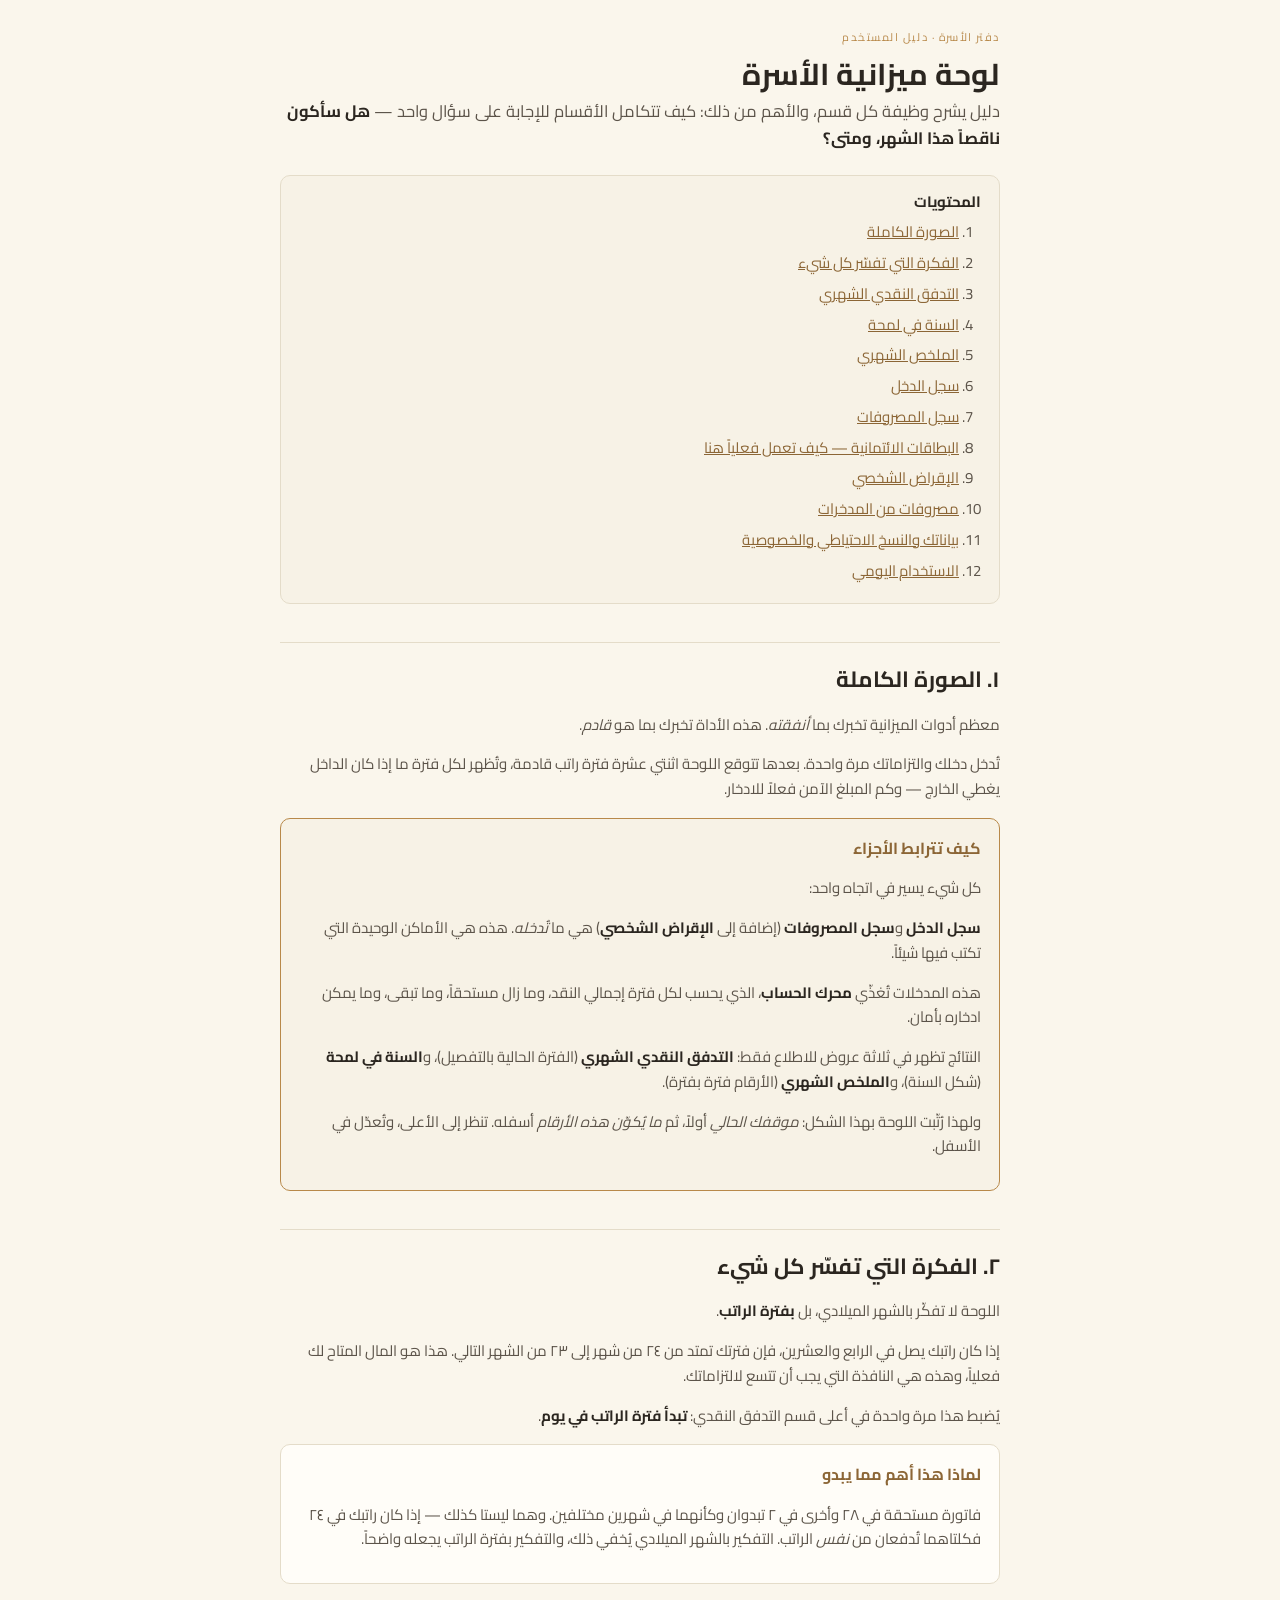
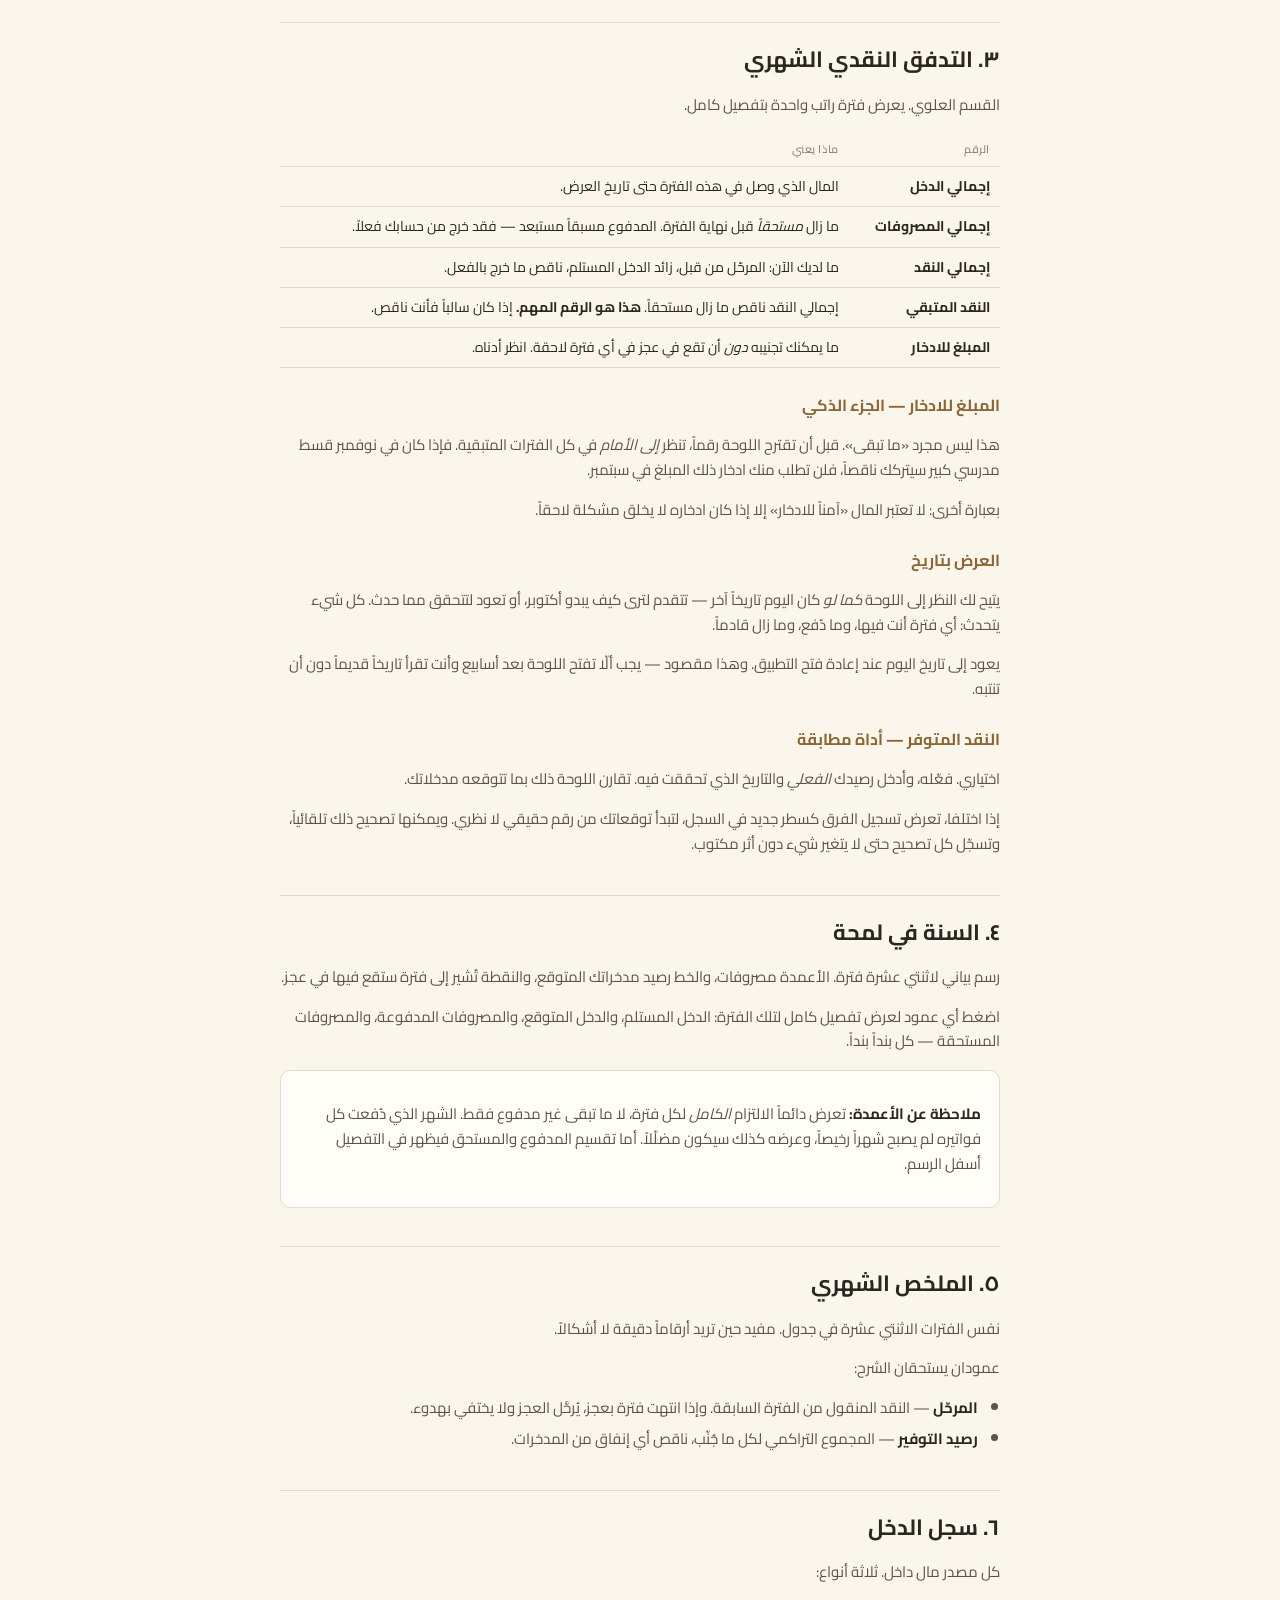
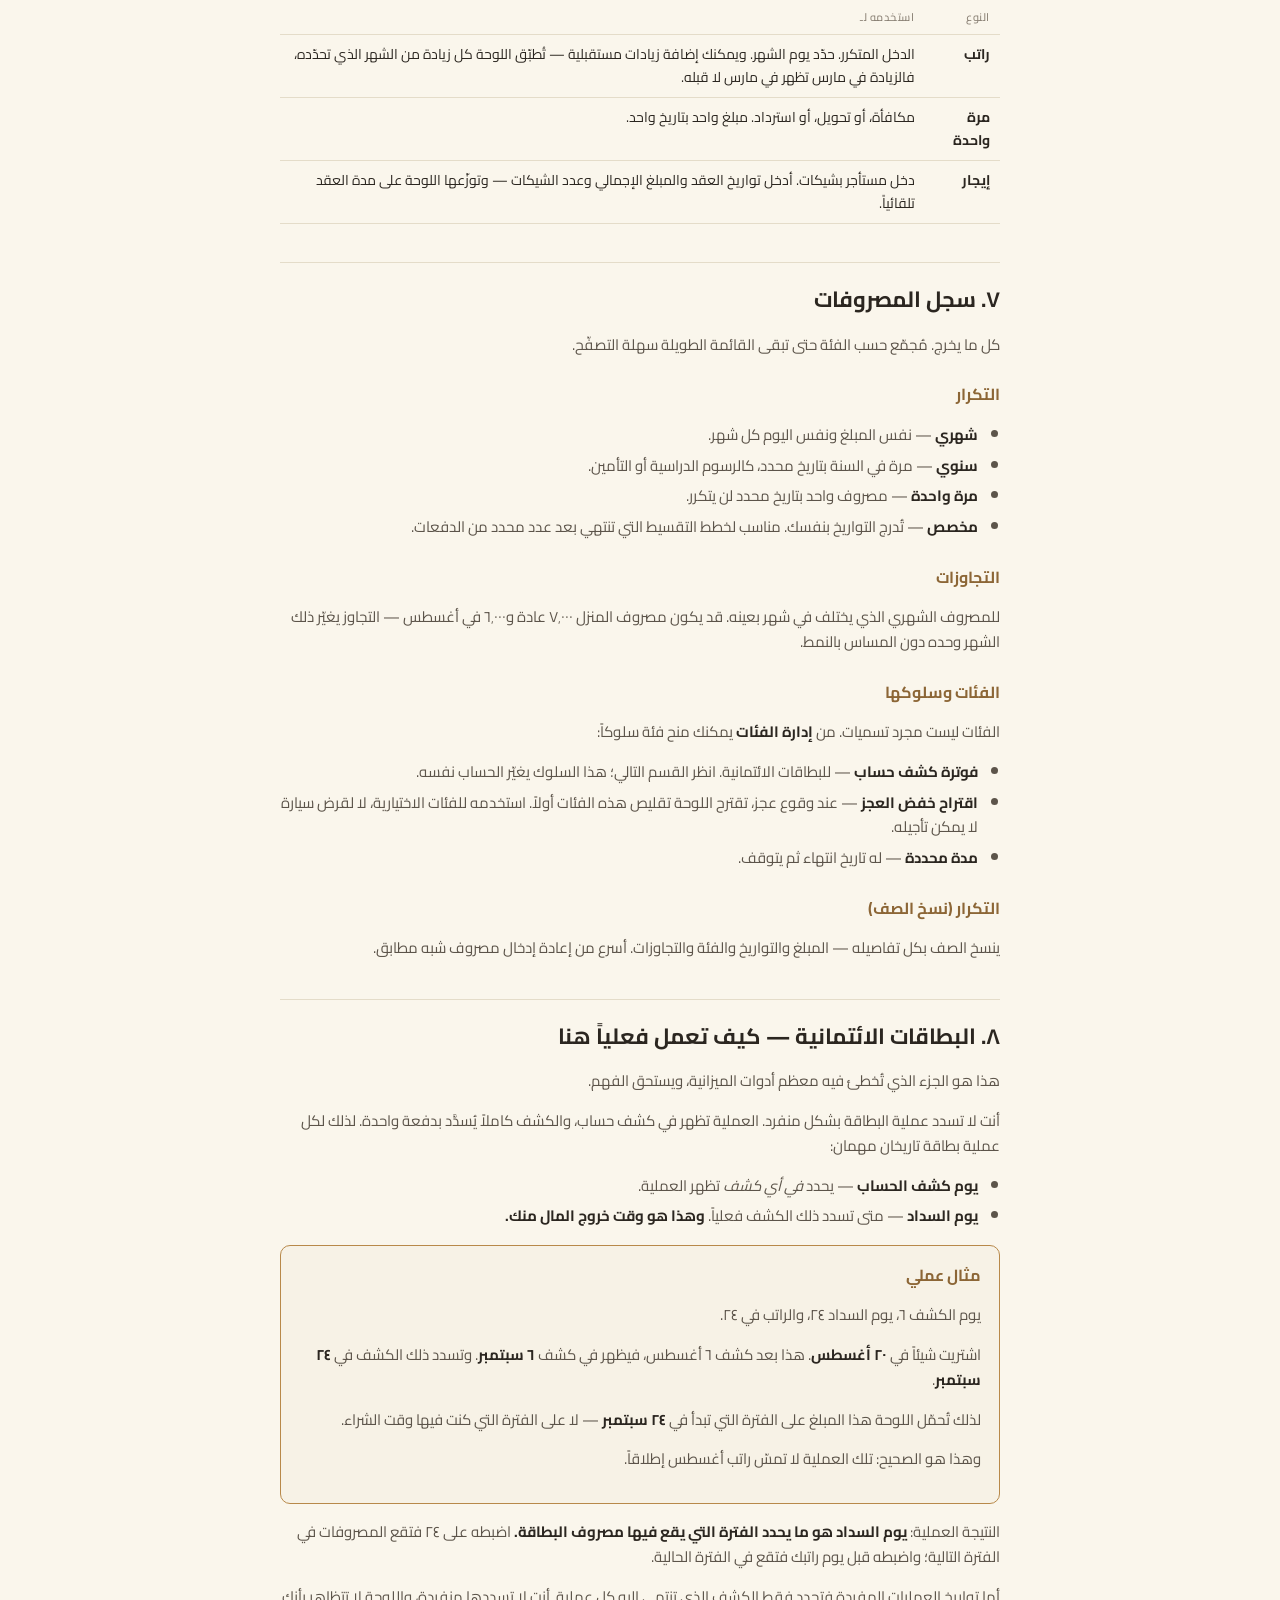
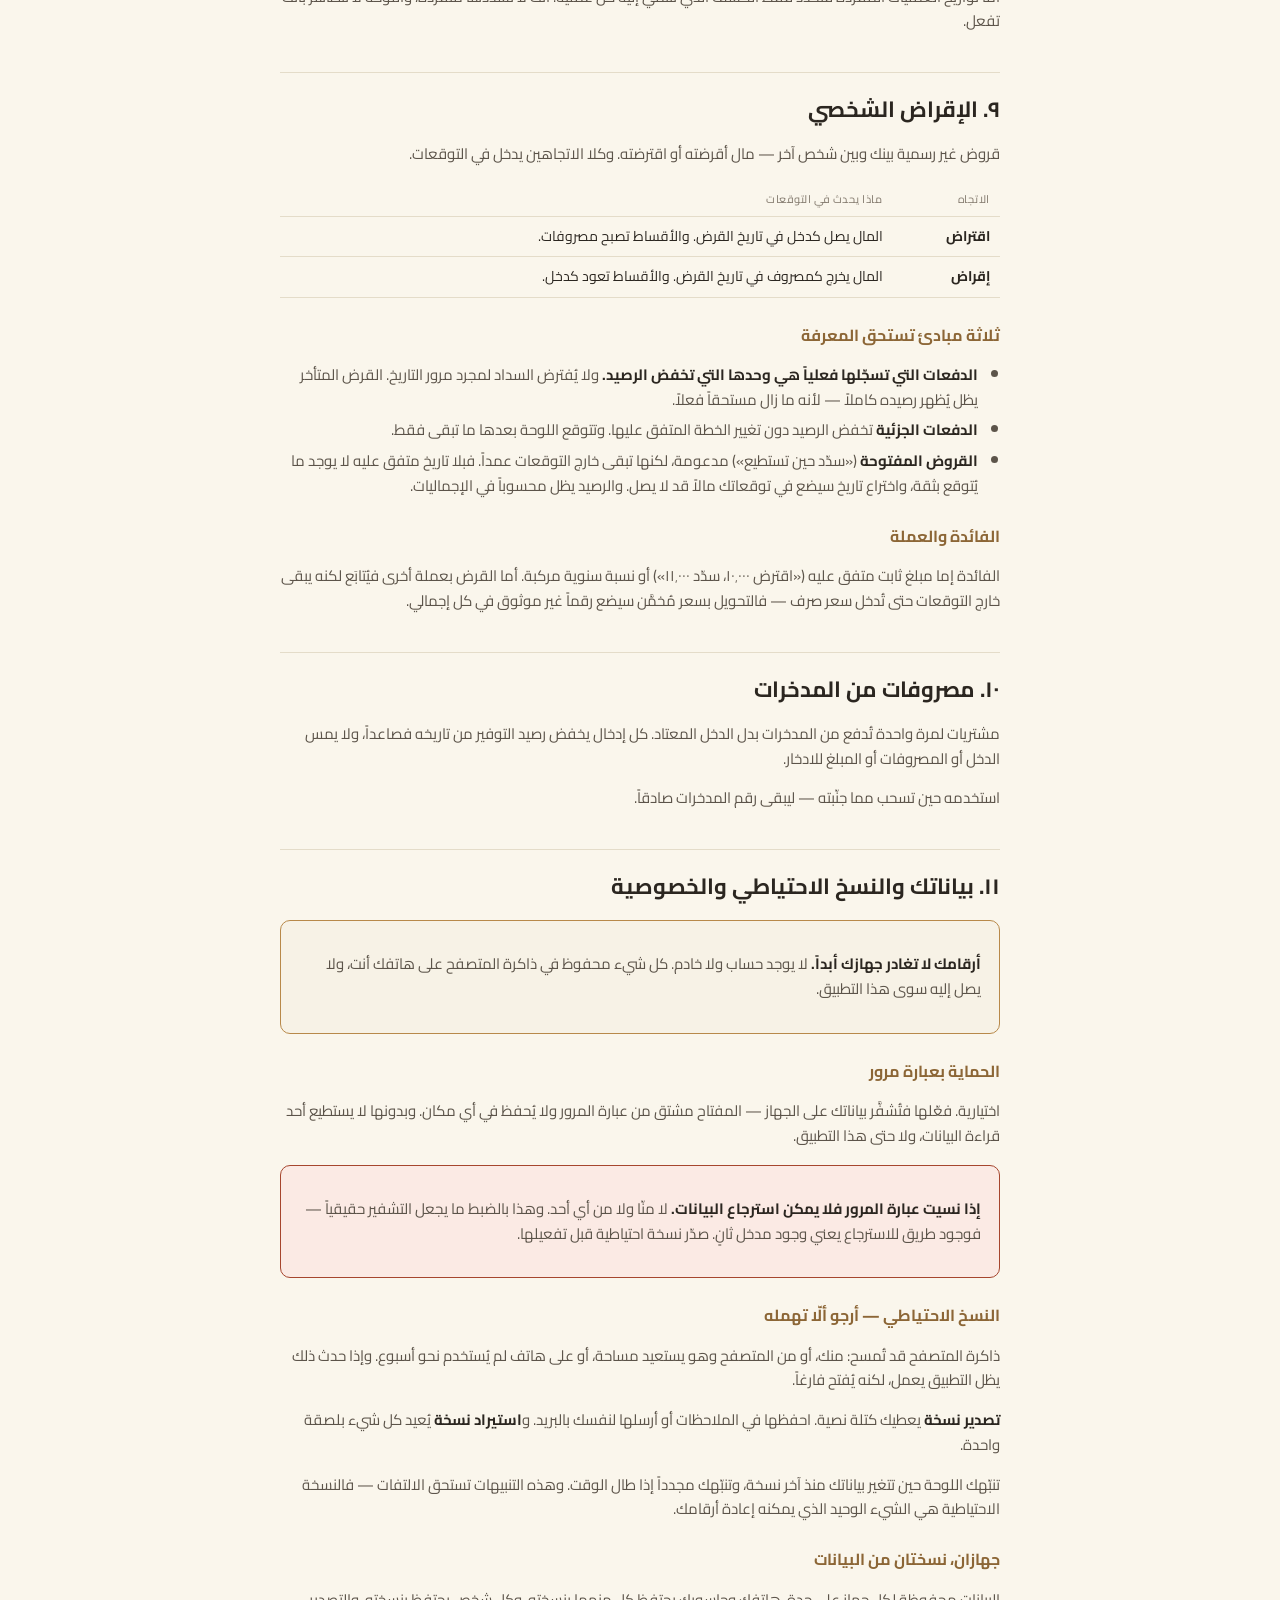
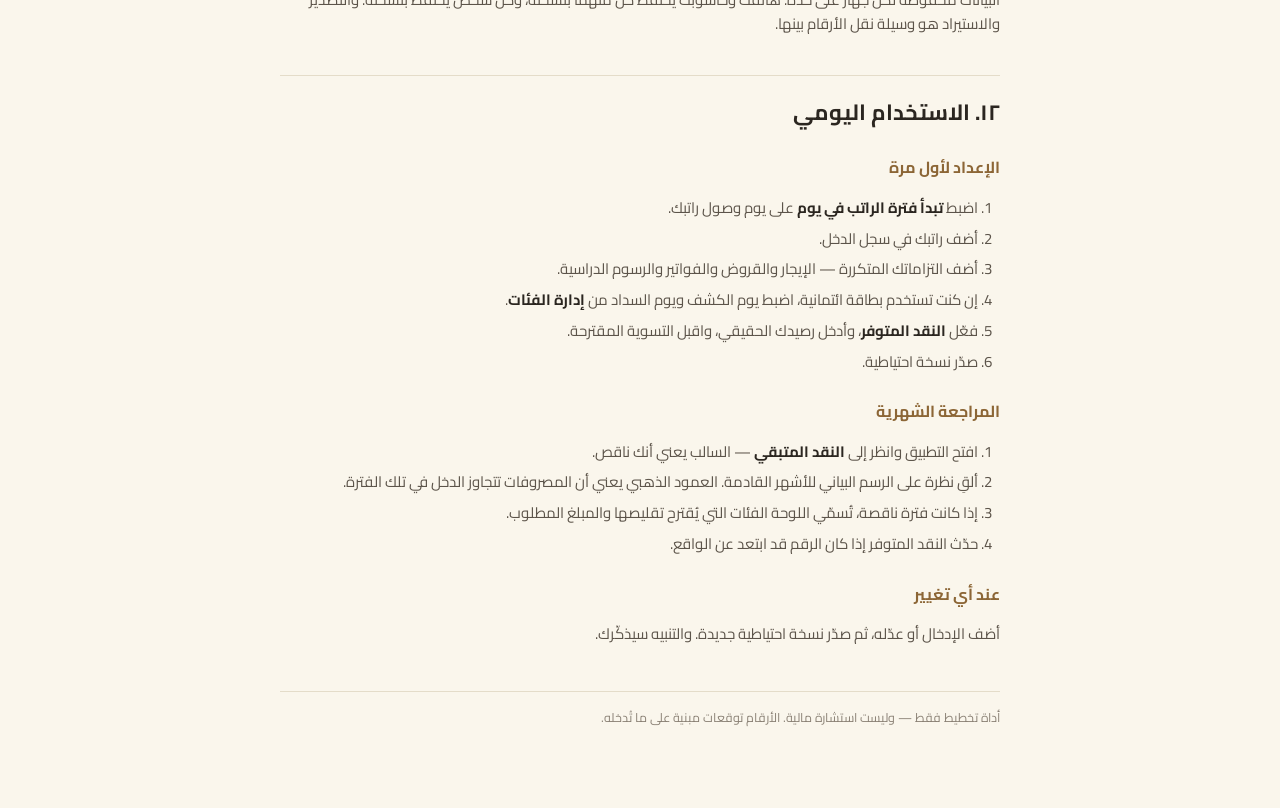
<file: guide-ar.html>
<!DOCTYPE html>
<html lang="ar" dir="rtl">
<head>
<meta charset="UTF-8">
<meta name="viewport" content="width=device-width, initial-scale=1.0">
<title>لوحة ميزانية الأسرة — دليل المستخدم</title>
<link rel="preconnect" href="https://fonts.googleapis.com">
<link rel="preconnect" href="https://fonts.gstatic.com" crossorigin>
<link href="https://fonts.googleapis.com/css2?family=Newsreader:opsz,wght@6..72,400;6..72,600&family=IBM+Plex+Sans:wght@400;500;600&family=IBM+Plex+Mono:wght@400;500&family=Cairo:wght@400;600;700&display=swap" rel="stylesheet">
<link rel="stylesheet" href="style.css">
</head>
<body>
<div class="wrap">

<div class="eyebrow">دفتر الأسرة · دليل المستخدم</div>
<h1>لوحة ميزانية الأسرة</h1>
<p class="lede">دليل يشرح وظيفة كل قسم، والأهم من ذلك: كيف تتكامل الأقسام للإجابة على سؤال واحد — <strong>هل سأكون ناقصاً هذا الشهر، ومتى؟</strong></p>

<div class="toc">
  <strong>المحتويات</strong>
  <ol>
    <li><a href="#big">الصورة الكاملة</a></li>
    <li><a href="#period">الفكرة التي تفسّر كل شيء</a></li>
    <li><a href="#cashflow">التدفق النقدي الشهري</a></li>
    <li><a href="#chart">السنة في لمحة</a></li>
    <li><a href="#summary">الملخص الشهري</a></li>
    <li><a href="#income">سجل الدخل</a></li>
    <li><a href="#expense">سجل المصروفات</a></li>
    <li><a href="#cards">البطاقات الائتمانية — كيف تعمل فعلياً هنا</a></li>
    <li><a href="#p2p">الإقراض الشخصي</a></li>
    <li><a href="#adhoc">مصروفات من المدخرات</a></li>
    <li><a href="#safety">بياناتك والنسخ الاحتياطي والخصوصية</a></li>
    <li><a href="#workflows">الاستخدام اليومي</a></li>
  </ol>
</div>

<h2 id="big">١. الصورة الكاملة</h2>

<p>معظم أدوات الميزانية تخبرك بما <em>أنفقته</em>. هذه الأداة تخبرك بما هو <em>قادم</em>.</p>

<p>تُدخل دخلك والتزاماتك مرة واحدة. بعدها تتوقع اللوحة اثنتي عشرة فترة راتب قادمة، وتُظهر لكل فترة ما إذا كان الداخل يغطي الخارج — وكم المبلغ الآمن فعلاً للادخار.</p>

<div class="card key">
  <h3>كيف تترابط الأجزاء</h3>
  <p>كل شيء يسير في اتجاه واحد:</p>
  <p><strong>سجل الدخل</strong> و<strong>سجل المصروفات</strong> (إضافة إلى <strong>الإقراض الشخصي</strong>) هي ما <em>تُدخله</em>. هذه هي الأماكن الوحيدة التي تكتب فيها شيئاً.</p>
  <p>هذه المدخلات تُغذّي <strong>محرك الحساب</strong>، الذي يحسب لكل فترة إجمالي النقد، وما زال مستحقاً، وما تبقى، وما يمكن ادخاره بأمان.</p>
  <p>النتائج تظهر في ثلاثة عروض للاطلاع فقط: <strong>التدفق النقدي الشهري</strong> (الفترة الحالية بالتفصيل)، و<strong>السنة في لمحة</strong> (شكل السنة)، و<strong>الملخص الشهري</strong> (الأرقام فترة بفترة).</p>
  <p>ولهذا رُتّبت اللوحة بهذا الشكل: <em>موقفك الحالي</em> أولاً، ثم <em>ما يُكوّن هذه الأرقام</em> أسفله. تنظر إلى الأعلى، وتُعدّل في الأسفل.</p>
</div>

<h2 id="period">٢. الفكرة التي تفسّر كل شيء</h2>

<p>اللوحة لا تفكّر بالشهر الميلادي، بل <strong>بفترة الراتب</strong>.</p>

<p>إذا كان راتبك يصل في الرابع والعشرين، فإن فترتك تمتد من ٢٤ من شهر إلى ٢٣ من الشهر التالي. هذا هو المال المتاح لك فعلياً، وهذه هي النافذة التي يجب أن تتسع لالتزاماتك.</p>

<p>يُضبط هذا مرة واحدة في أعلى قسم التدفق النقدي: <strong>تبدأ فترة الراتب في يوم</strong>.</p>

<div class="card">
  <h3>لماذا هذا أهم مما يبدو</h3>
  <p>فاتورة مستحقة في ٢٨ وأخرى في ٢ تبدوان وكأنهما في شهرين مختلفين. وهما ليستا كذلك — إذا كان راتبك في ٢٤ فكلتاهما تُدفعان من <em>نفس</em> الراتب. التفكير بالشهر الميلادي يُخفي ذلك، والتفكير بفترة الراتب يجعله واضحاً.</p>
</div>

<h2 id="cashflow">٣. التدفق النقدي الشهري</h2>

<p>القسم العلوي. يعرض فترة راتب واحدة بتفصيل كامل.</p>

<table>
  <tr><th>الرقم</th><th>ماذا يعني</th></tr>
  <tr><td><strong>إجمالي الدخل</strong></td><td>المال الذي وصل في هذه الفترة حتى تاريخ العرض.</td></tr>
  <tr><td><strong>إجمالي المصروفات</strong></td><td>ما زال <em>مستحقاً</em> قبل نهاية الفترة. المدفوع مسبقاً مستبعد — فقد خرج من حسابك فعلاً.</td></tr>
  <tr><td><strong>إجمالي النقد</strong></td><td>ما لديك الآن: المرحّل من قبل، زائد الدخل المستلم، ناقص ما خرج بالفعل.</td></tr>
  <tr><td><strong>النقد المتبقي</strong></td><td>إجمالي النقد ناقص ما زال مستحقاً. <strong>هذا هو الرقم المهم.</strong> إذا كان سالباً فأنت ناقص.</td></tr>
  <tr><td><strong>المبلغ للادخار</strong></td><td>ما يمكنك تجنيبه <em>دون</em> أن تقع في عجز في أي فترة لاحقة. انظر أدناه.</td></tr>
</table>

<h3>المبلغ للادخار — الجزء الذكي</h3>
<p>هذا ليس مجرد «ما تبقى». قبل أن تقترح اللوحة رقماً، تنظر <em>إلى الأمام</em> في كل الفترات المتبقية. فإذا كان في نوفمبر قسط مدرسي كبير سيتركك ناقصاً، فلن تطلب منك ادخار ذلك المبلغ في سبتمبر.</p>
<p>بعبارة أخرى: لا تعتبر المال «آمناً للادخار» إلا إذا كان ادخاره لا يخلق مشكلة لاحقاً.</p>

<h3>العرض بتاريخ</h3>
<p>يتيح لك النظر إلى اللوحة <em>كما لو</em> كان اليوم تاريخاً آخر — تتقدم لترى كيف يبدو أكتوبر، أو تعود لتتحقق مما حدث. كل شيء يتحدث: أي فترة أنت فيها، وما دُفع، وما زال قادماً.</p>
<p>يعود إلى تاريخ اليوم عند إعادة فتح التطبيق. وهذا مقصود — يجب ألّا تفتح اللوحة بعد أسابيع وأنت تقرأ تاريخاً قديماً دون أن تنتبه.</p>

<h3>النقد المتوفر — أداة مطابقة</h3>
<p>اختياري. فعّله، وأدخل رصيدك <em>الفعلي</em> والتاريخ الذي تحققت فيه. تقارن اللوحة ذلك بما تتوقعه مدخلاتك.</p>
<p>إذا اختلفا، تعرض تسجيل الفرق كسطر جديد في السجل، لتبدأ توقعاتك من رقم حقيقي لا نظري. ويمكنها تصحيح ذلك تلقائياً، وتسجّل كل تصحيح حتى لا يتغير شيء دون أثر مكتوب.</p>

<h2 id="chart">٤. السنة في لمحة</h2>

<p>رسم بياني لاثنتي عشرة فترة. الأعمدة مصروفات، والخط رصيد مدخراتك المتوقع، والنقطة تُشير إلى فترة ستقع فيها في عجز.</p>

<p>اضغط أي عمود لعرض تفصيل كامل لتلك الفترة: الدخل المستلم، والدخل المتوقع، والمصروفات المدفوعة، والمصروفات المستحقة — كل بنداً بنداً.</p>

<div class="card">
  <p><strong>ملاحظة عن الأعمدة:</strong> تعرض دائماً الالتزام <em>الكامل</em> لكل فترة، لا ما تبقى غير مدفوع فقط. الشهر الذي دُفعت كل فواتيره لم يصبح شهراً رخيصاً، وعرضه كذلك سيكون مضلّلاً. أما تقسيم المدفوع والمستحق فيظهر في التفصيل أسفل الرسم.</p>
</div>

<h2 id="summary">٥. الملخص الشهري</h2>

<p>نفس الفترات الاثنتي عشرة في جدول. مفيد حين تريد أرقاماً دقيقة لا أشكالاً.</p>

<p>عمودان يستحقان الشرح:</p>
<ul>
  <li><strong>المرحّل</strong> — النقد المنقول من الفترة السابقة. وإذا انتهت فترة بعجز، يُرحَّل العجز ولا يختفي بهدوء.</li>
  <li><strong>رصيد التوفير</strong> — المجموع التراكمي لكل ما جُنّب، ناقص أي إنفاق من المدخرات.</li>
</ul>

<h2 id="income">٦. سجل الدخل</h2>

<p>كل مصدر مال داخل. ثلاثة أنواع:</p>

<table>
  <tr><th>النوع</th><th>استخدمه لـ</th></tr>
  <tr><td><strong>راتب</strong></td><td>الدخل المتكرر. حدّد يوم الشهر. ويمكنك إضافة زيادات مستقبلية — تُطبّق اللوحة كل زيادة من الشهر الذي تحدّده، فالزيادة في مارس تظهر في مارس لا قبله.</td></tr>
  <tr><td><strong>مرة واحدة</strong></td><td>مكافأة، أو تحويل، أو استرداد. مبلغ واحد بتاريخ واحد.</td></tr>
  <tr><td><strong>إيجار</strong></td><td>دخل مستأجر بشيكات. أدخل تواريخ العقد والمبلغ الإجمالي وعدد الشيكات — وتوزّعها اللوحة على مدة العقد تلقائياً.</td></tr>
</table>

<h2 id="expense">٧. سجل المصروفات</h2>

<p>كل ما يخرج. مُجمّع حسب الفئة حتى تبقى القائمة الطويلة سهلة التصفّح.</p>

<h3>التكرار</h3>
<ul>
  <li><strong>شهري</strong> — نفس المبلغ ونفس اليوم كل شهر.</li>
  <li><strong>سنوي</strong> — مرة في السنة بتاريخ محدد، كالرسوم الدراسية أو التأمين.</li>
  <li><strong>مرة واحدة</strong> — مصروف واحد بتاريخ محدد لن يتكرر.</li>
  <li><strong>مخصص</strong> — تُدرج التواريخ بنفسك. مناسب لخطط التقسيط التي تنتهي بعد عدد محدد من الدفعات.</li>
</ul>

<h3>التجاوزات</h3>
<p>للمصروف الشهري الذي يختلف في شهر بعينه. قد يكون مصروف المنزل ٧٬٠٠٠ عادة و٦٬٠٠٠ في أغسطس — التجاوز يغيّر ذلك الشهر وحده دون المساس بالنمط.</p>

<h3>الفئات وسلوكها</h3>
<p>الفئات ليست مجرد تسميات. من <strong>إدارة الفئات</strong> يمكنك منح فئة سلوكاً:</p>
<ul>
  <li><strong>فوترة كشف حساب</strong> — للبطاقات الائتمانية. انظر القسم التالي؛ هذا السلوك يغيّر الحساب نفسه.</li>
  <li><strong>اقتراح خفض العجز</strong> — عند وقوع عجز، تقترح اللوحة تقليص هذه الفئات أولاً. استخدمه للفئات الاختيارية، لا لقرض سيارة لا يمكن تأجيله.</li>
  <li><strong>مدة محددة</strong> — له تاريخ انتهاء ثم يتوقف.</li>
</ul>

<h3>التكرار (نسخ الصف)</h3>
<p>ينسخ الصف بكل تفاصيله — المبلغ والتواريخ والفئة والتجاوزات. أسرع من إعادة إدخال مصروف شبه مطابق.</p>

<h2 id="cards">٨. البطاقات الائتمانية — كيف تعمل فعلياً هنا</h2>

<p>هذا هو الجزء الذي تُخطئ فيه معظم أدوات الميزانية، ويستحق الفهم.</p>

<p>أنت لا تسدد عملية البطاقة بشكل منفرد. العملية تظهر في كشف حساب، والكشف كاملاً يُسدَّد بدفعة واحدة. لذلك لكل عملية بطاقة تاريخان مهمان:</p>

<ul>
  <li><strong>يوم كشف الحساب</strong> — يحدد <em>في أي كشف</em> تظهر العملية.</li>
  <li><strong>يوم السداد</strong> — متى تسدد ذلك الكشف فعلياً. <strong>وهذا هو وقت خروج المال منك.</strong></li>
</ul>

<div class="card key">
  <h3>مثال عملي</h3>
  <p>يوم الكشف ٦، يوم السداد ٢٤، والراتب في ٢٤.</p>
  <p>اشتريت شيئاً في <strong>٢٠ أغسطس</strong>. هذا بعد كشف ٦ أغسطس، فيظهر في كشف <strong>٦ سبتمبر</strong>. وتسدد ذلك الكشف في <strong>٢٤ سبتمبر</strong>.</p>
  <p>لذلك تُحمّل اللوحة هذا المبلغ على الفترة التي تبدأ في <strong>٢٤ سبتمبر</strong> — لا على الفترة التي كنت فيها وقت الشراء.</p>
  <p>وهذا هو الصحيح: تلك العملية لا تمسّ راتب أغسطس إطلاقاً.</p>
</div>

<p>النتيجة العملية: <strong>يوم السداد هو ما يحدد الفترة التي يقع فيها مصروف البطاقة.</strong> اضبطه على ٢٤ فتقع المصروفات في الفترة التالية؛ واضبطه قبل يوم راتبك فتقع في الفترة الحالية.</p>

<p>أما تواريخ العمليات المفردة فتحدد فقط الكشف الذي تنتمي إليه كل عملية. أنت لا تسددها منفردة، واللوحة لا تتظاهر بأنك تفعل.</p>

<h2 id="p2p">٩. الإقراض الشخصي</h2>

<p>قروض غير رسمية بينك وبين شخص آخر — مال أقرضته أو اقترضته. وكلا الاتجاهين يدخل في التوقعات.</p>

<table>
  <tr><th>الاتجاه</th><th>ماذا يحدث في التوقعات</th></tr>
  <tr><td><strong>اقتراض</strong></td><td>المال يصل كدخل في تاريخ القرض. والأقساط تصبح مصروفات.</td></tr>
  <tr><td><strong>إقراض</strong></td><td>المال يخرج كمصروف في تاريخ القرض. والأقساط تعود كدخل.</td></tr>
</table>

<h3>ثلاثة مبادئ تستحق المعرفة</h3>
<ul>
  <li><strong>الدفعات التي تسجّلها فعلياً هي وحدها التي تخفض الرصيد.</strong> ولا يُفترض السداد لمجرد مرور التاريخ. القرض المتأخر يظل يُظهر رصيده كاملاً — لأنه ما زال مستحقاً فعلاً.</li>
  <li><strong>الدفعات الجزئية</strong> تخفض الرصيد دون تغيير الخطة المتفق عليها. وتتوقع اللوحة بعدها ما تبقى فقط.</li>
  <li><strong>القروض المفتوحة</strong> («سدّد حين تستطيع») مدعومة، لكنها تبقى خارج التوقعات عمداً. فبلا تاريخ متفق عليه لا يوجد ما يُتوقع بثقة، واختراع تاريخ سيضع في توقعاتك مالاً قد لا يصل. والرصيد يظل محسوباً في الإجماليات.</li>
</ul>

<h3>الفائدة والعملة</h3>
<p>الفائدة إما مبلغ ثابت متفق عليه («اقترض ١٠٬٠٠٠، سدّد ١١٬٠٠٠») أو نسبة سنوية مركبة. أما القرض بعملة أخرى فيُتابَع لكنه يبقى خارج التوقعات حتى تُدخل سعر صرف — فالتحويل بسعر مُخمَّن سيضع رقماً غير موثوق في كل إجمالي.</p>

<h2 id="adhoc">١٠. مصروفات من المدخرات</h2>

<p>مشتريات لمرة واحدة تُدفع من المدخرات بدل الدخل المعتاد. كل إدخال يخفض رصيد التوفير من تاريخه فصاعداً، ولا يمس الدخل أو المصروفات أو المبلغ للادخار.</p>

<p>استخدمه حين تسحب مما جنّبته — ليبقى رقم المدخرات صادقاً.</p>

<h2 id="safety">١١. بياناتك والنسخ الاحتياطي والخصوصية</h2>

<div class="card key">
  <p><strong>أرقامك لا تغادر جهازك أبداً.</strong> لا يوجد حساب ولا خادم. كل شيء محفوظ في ذاكرة المتصفح على هاتفك أنت، ولا يصل إليه سوى هذا التطبيق.</p>
</div>

<h3>الحماية بعبارة مرور</h3>
<p>اختيارية. فعّلها فتُشفَّر بياناتك على الجهاز — المفتاح مشتق من عبارة المرور ولا يُحفظ في أي مكان. وبدونها لا يستطيع أحد قراءة البيانات، ولا حتى هذا التطبيق.</p>

<div class="card warn">
  <p><strong>إذا نسيت عبارة المرور فلا يمكن استرجاع البيانات.</strong> لا منّا ولا من أي أحد. وهذا بالضبط ما يجعل التشفير حقيقياً — فوجود طريق للاسترجاع يعني وجود مدخل ثانٍ. صدّر نسخة احتياطية قبل تفعيلها.</p>
</div>

<h3>النسخ الاحتياطي — أرجو ألّا تهمله</h3>
<p>ذاكرة المتصفح قد تُمسح: منك، أو من المتصفح وهو يستعيد مساحة، أو على هاتف لم يُستخدم نحو أسبوع. وإذا حدث ذلك يظل التطبيق يعمل، لكنه يُفتح فارغاً.</p>
<p><strong>تصدير نسخة</strong> يعطيك كتلة نصية. احفظها في الملاحظات أو أرسلها لنفسك بالبريد. و<strong>استيراد نسخة</strong> يُعيد كل شيء بلصقة واحدة.</p>
<p>تنبّهك اللوحة حين تتغير بياناتك منذ آخر نسخة، وتنبّهك مجدداً إذا طال الوقت. وهذه التنبيهات تستحق الالتفات — فالنسخة الاحتياطية هي الشيء الوحيد الذي يمكنه إعادة أرقامك.</p>

<h3>جهازان، نسختان من البيانات</h3>
<p>البيانات محفوظة لكل جهاز على حدة. هاتفك وحاسوبك يحتفظ كل منهما بنسخته، وكل شخص يحتفظ بنسخته. والتصدير والاستيراد هو وسيلة نقل الأرقام بينها.</p>

<h2 id="workflows">١٢. الاستخدام اليومي</h2>

<h3>الإعداد لأول مرة</h3>
<ol>
  <li>اضبط <strong>تبدأ فترة الراتب في يوم</strong> على يوم وصول راتبك.</li>
  <li>أضف راتبك في سجل الدخل.</li>
  <li>أضف التزاماتك المتكررة — الإيجار والقروض والفواتير والرسوم الدراسية.</li>
  <li>إن كنت تستخدم بطاقة ائتمانية، اضبط يوم الكشف ويوم السداد من <strong>إدارة الفئات</strong>.</li>
  <li>فعّل <strong>النقد المتوفر</strong>، وأدخل رصيدك الحقيقي، واقبل التسوية المقترحة.</li>
  <li>صدّر نسخة احتياطية.</li>
</ol>

<h3>المراجعة الشهرية</h3>
<ol>
  <li>افتح التطبيق وانظر إلى <strong>النقد المتبقي</strong> — السالب يعني أنك ناقص.</li>
  <li>ألقِ نظرة على الرسم البياني للأشهر القادمة. العمود الذهبي يعني أن المصروفات تتجاوز الدخل في تلك الفترة.</li>
  <li>إذا كانت فترة ناقصة، تُسمّي اللوحة الفئات التي يُقترح تقليصها والمبلغ المطلوب.</li>
  <li>حدّث النقد المتوفر إذا كان الرقم قد ابتعد عن الواقع.</li>
</ol>

<h3>عند أي تغيير</h3>
<p>أضف الإدخال أو عدّله، ثم صدّر نسخة احتياطية جديدة. والتنبيه سيذكّرك.</p>

<footer>
  أداة تخطيط فقط — وليست استشارة مالية. الأرقام توقعات مبنية على ما تُدخله.
</footer>

</div>
</body>
</html>
</file>
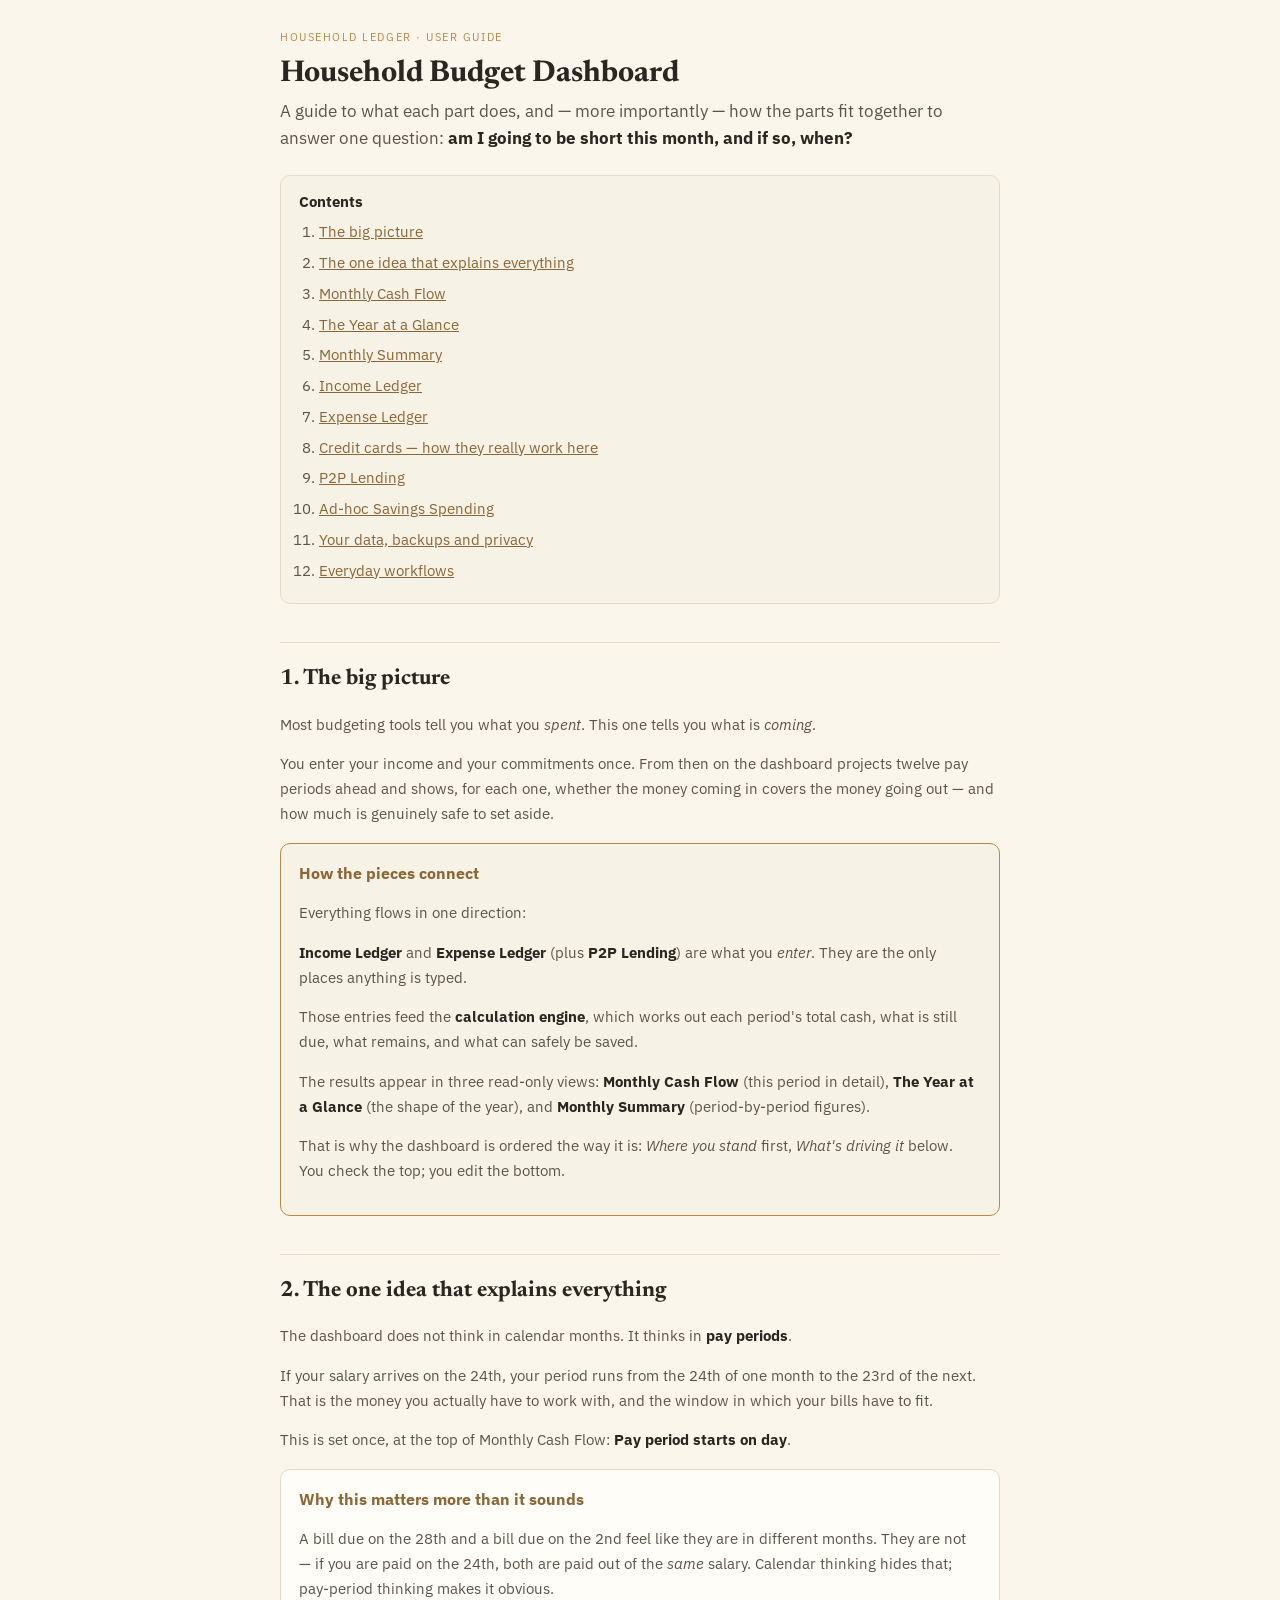
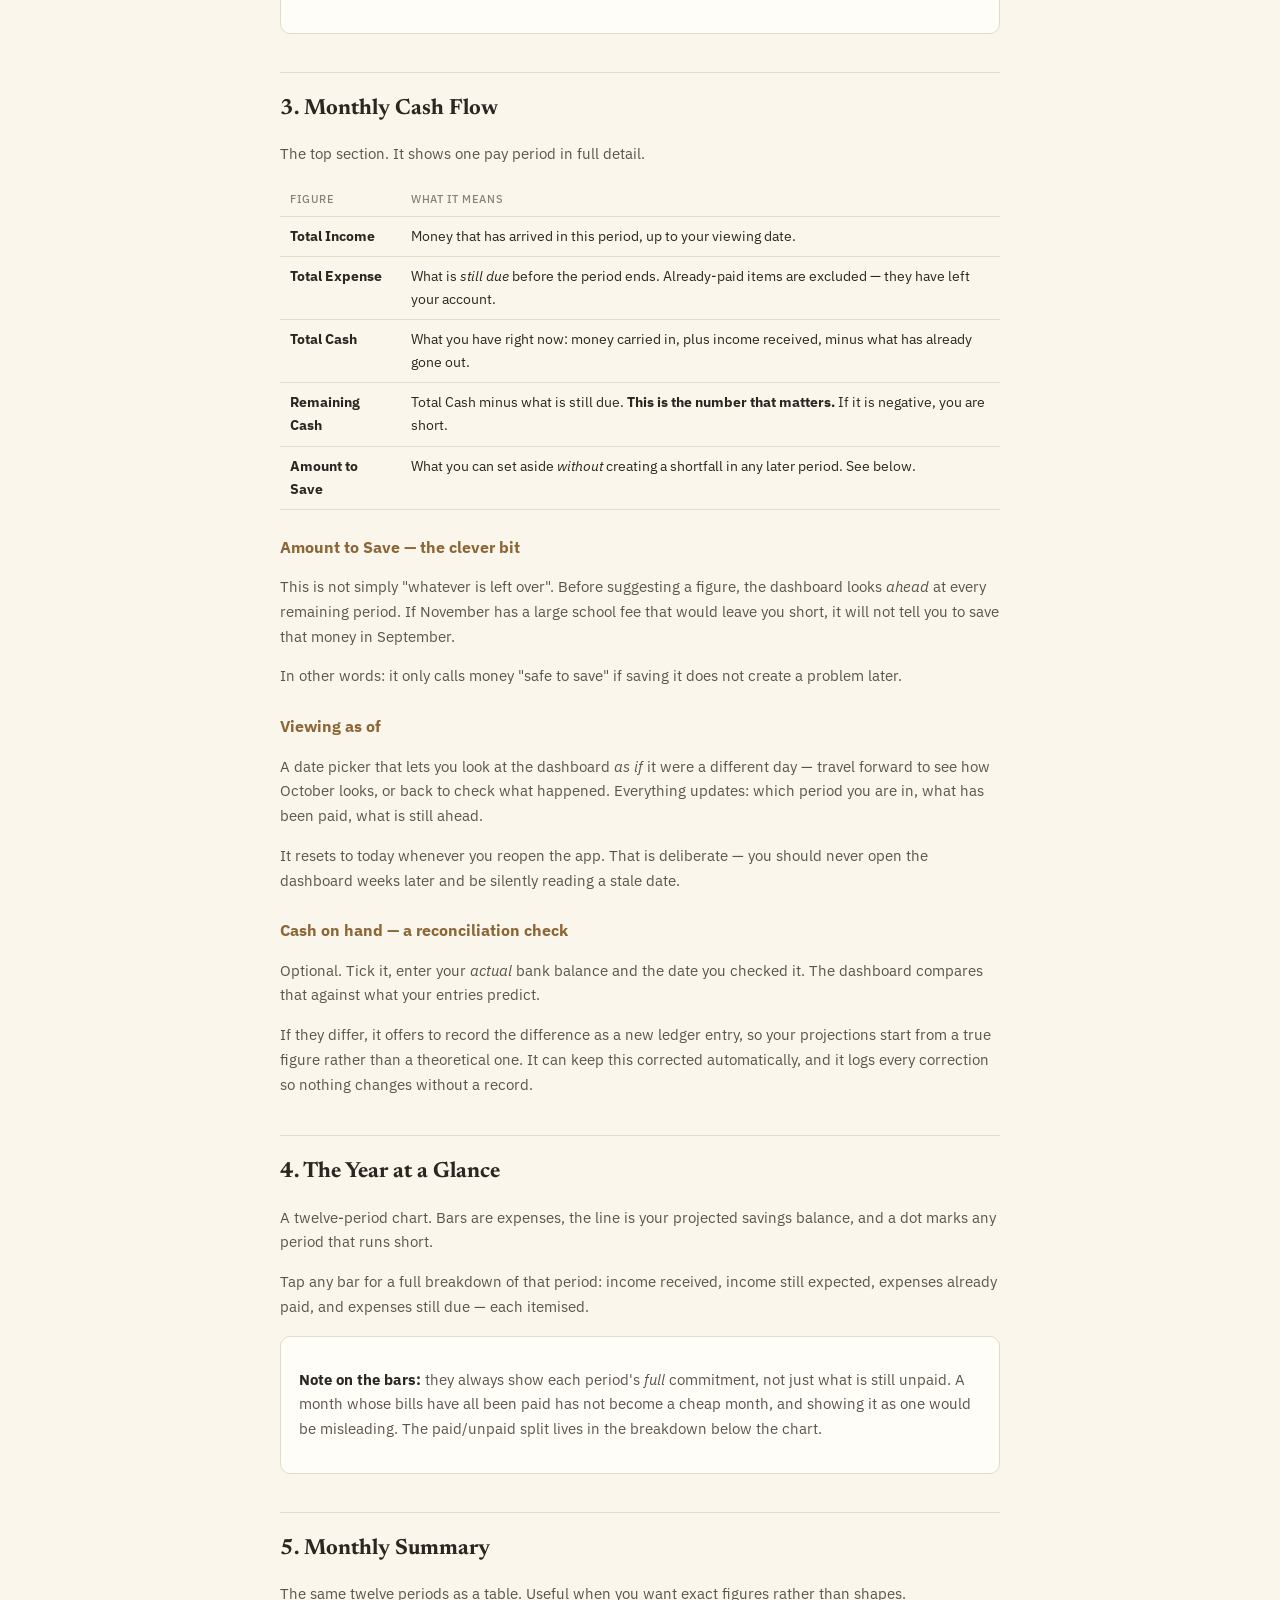
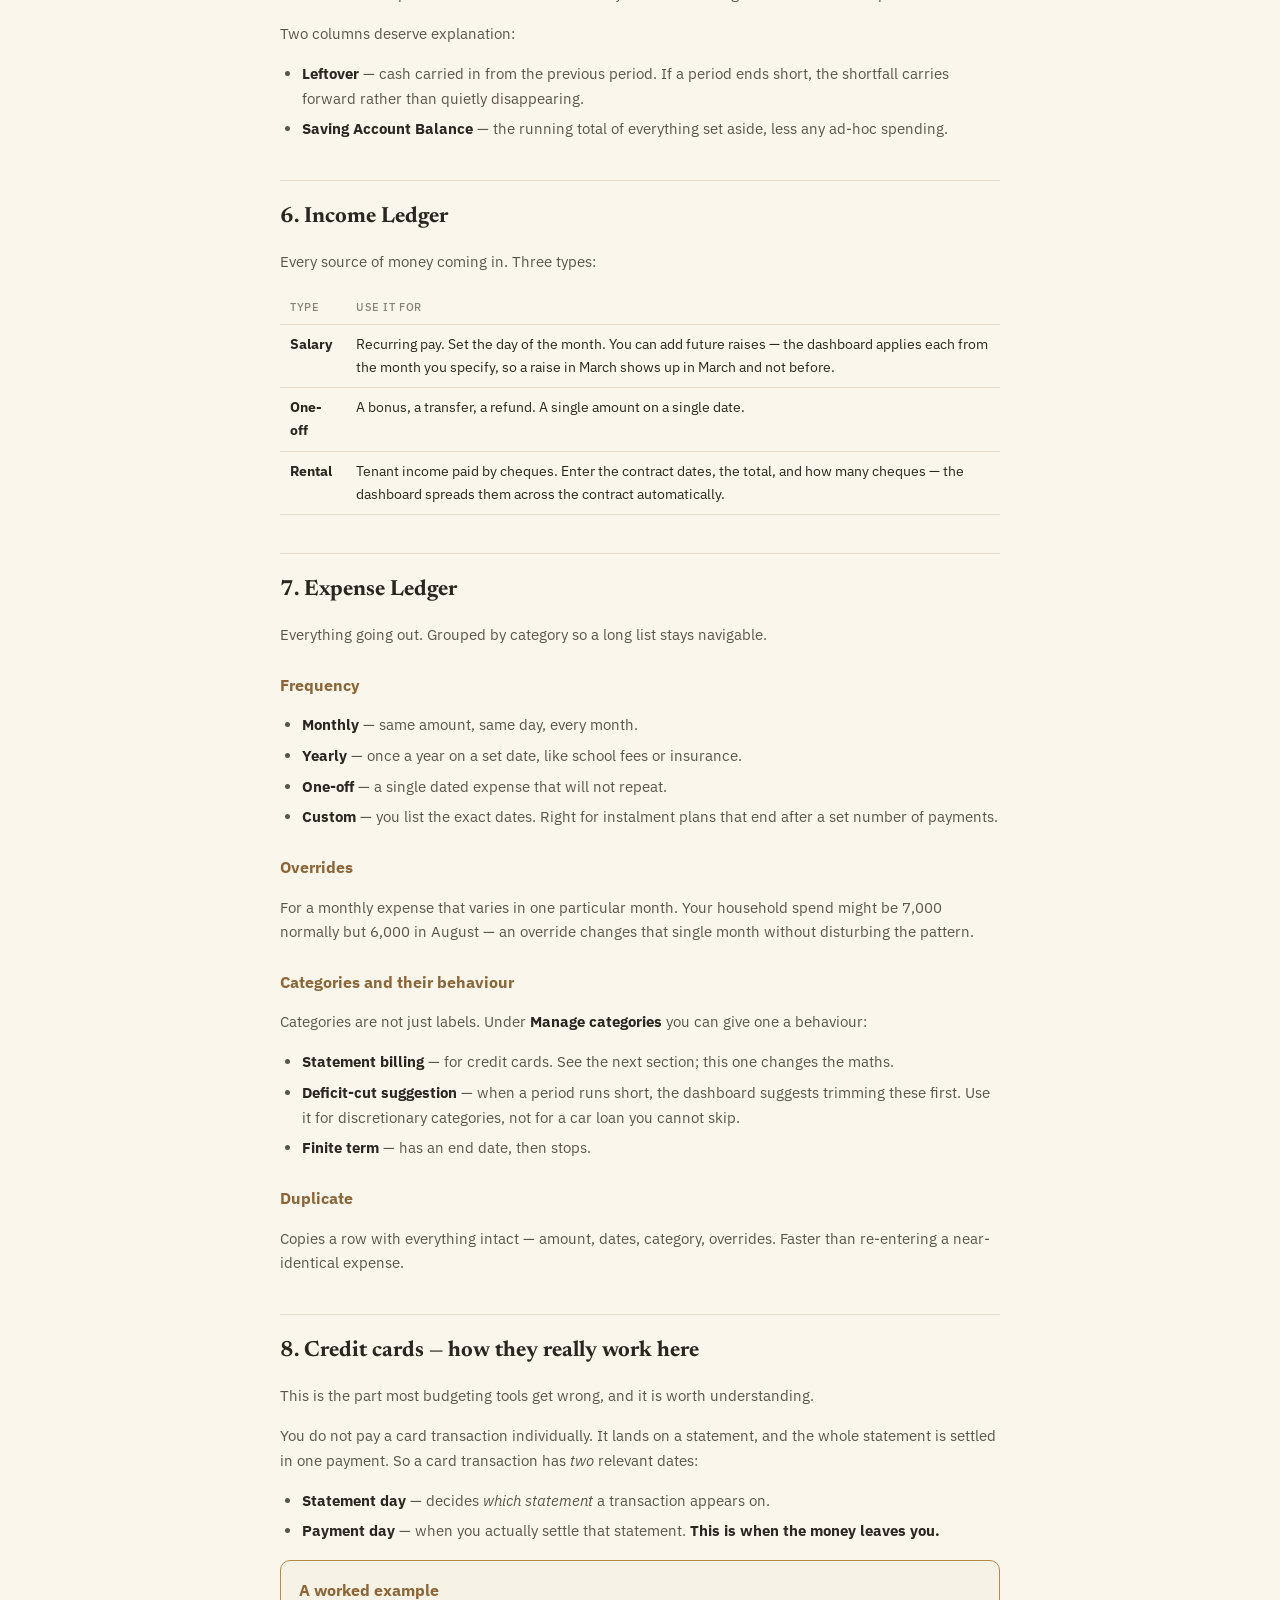
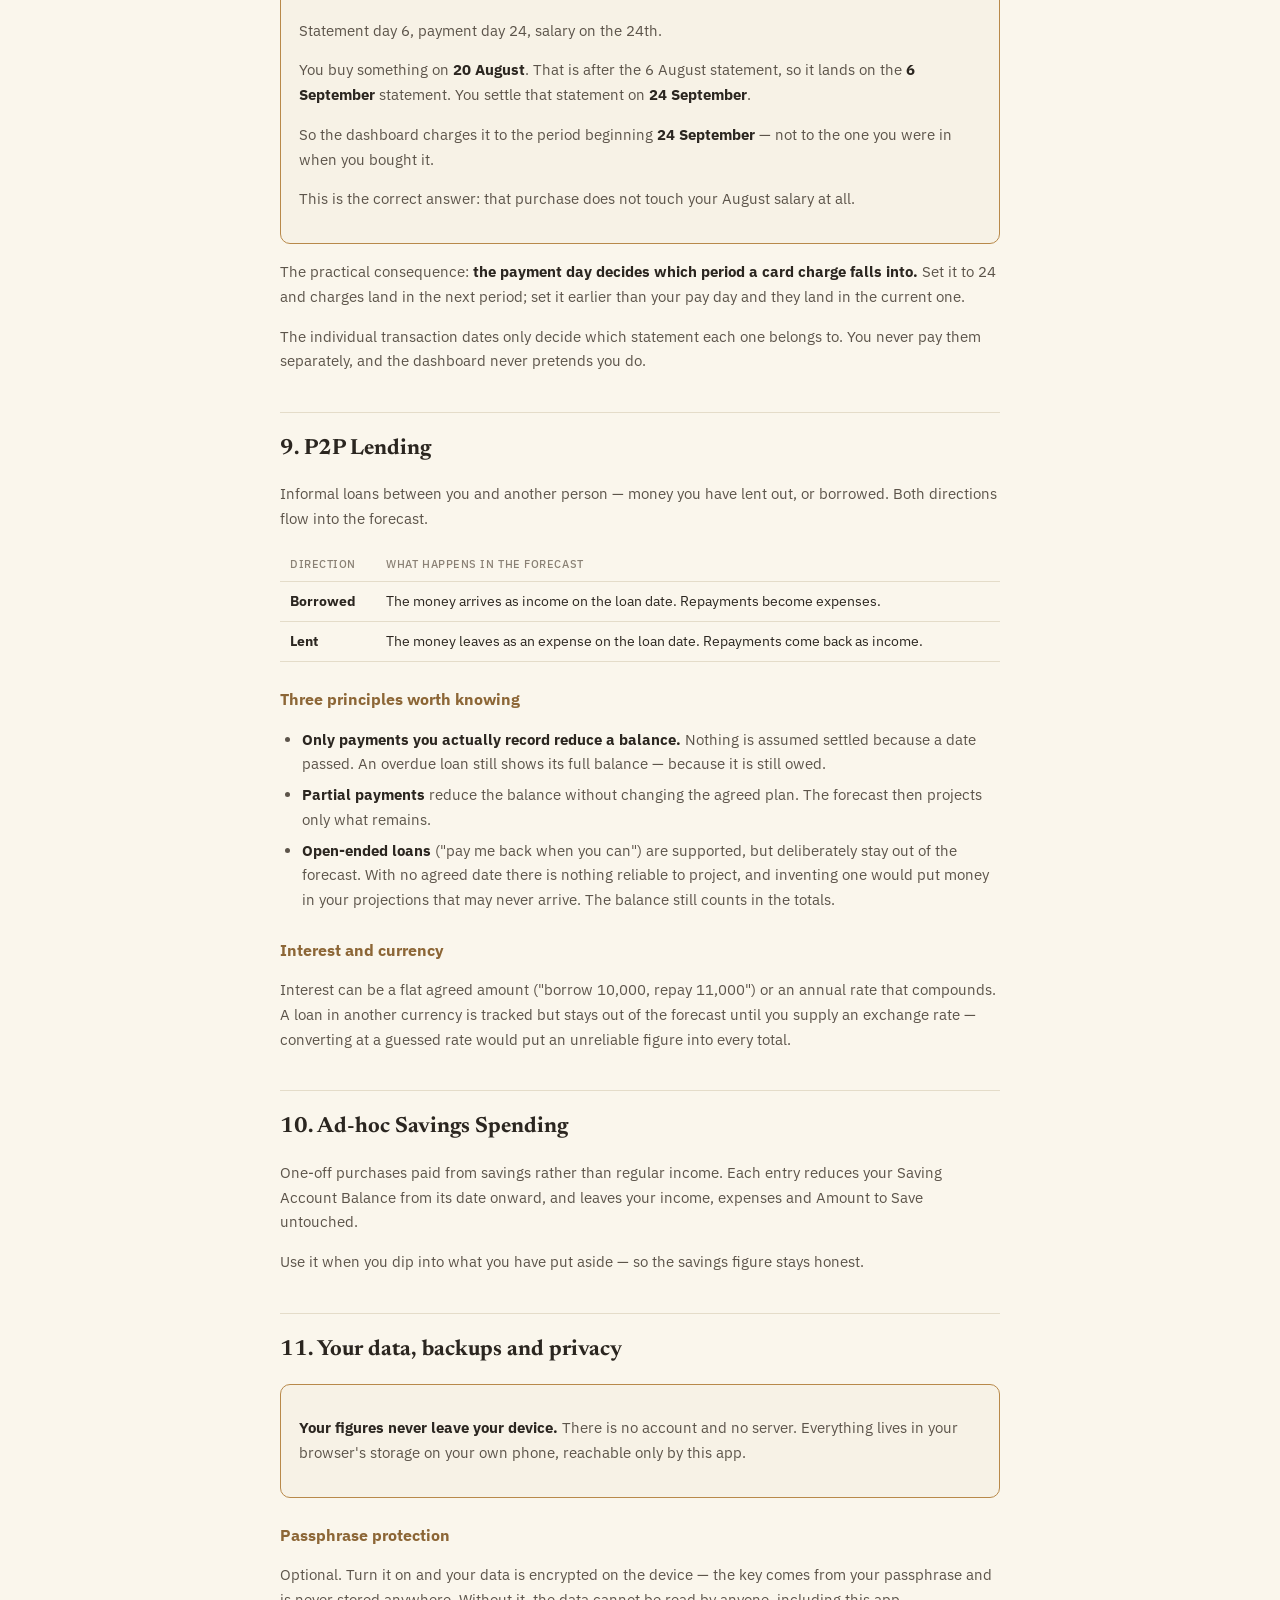
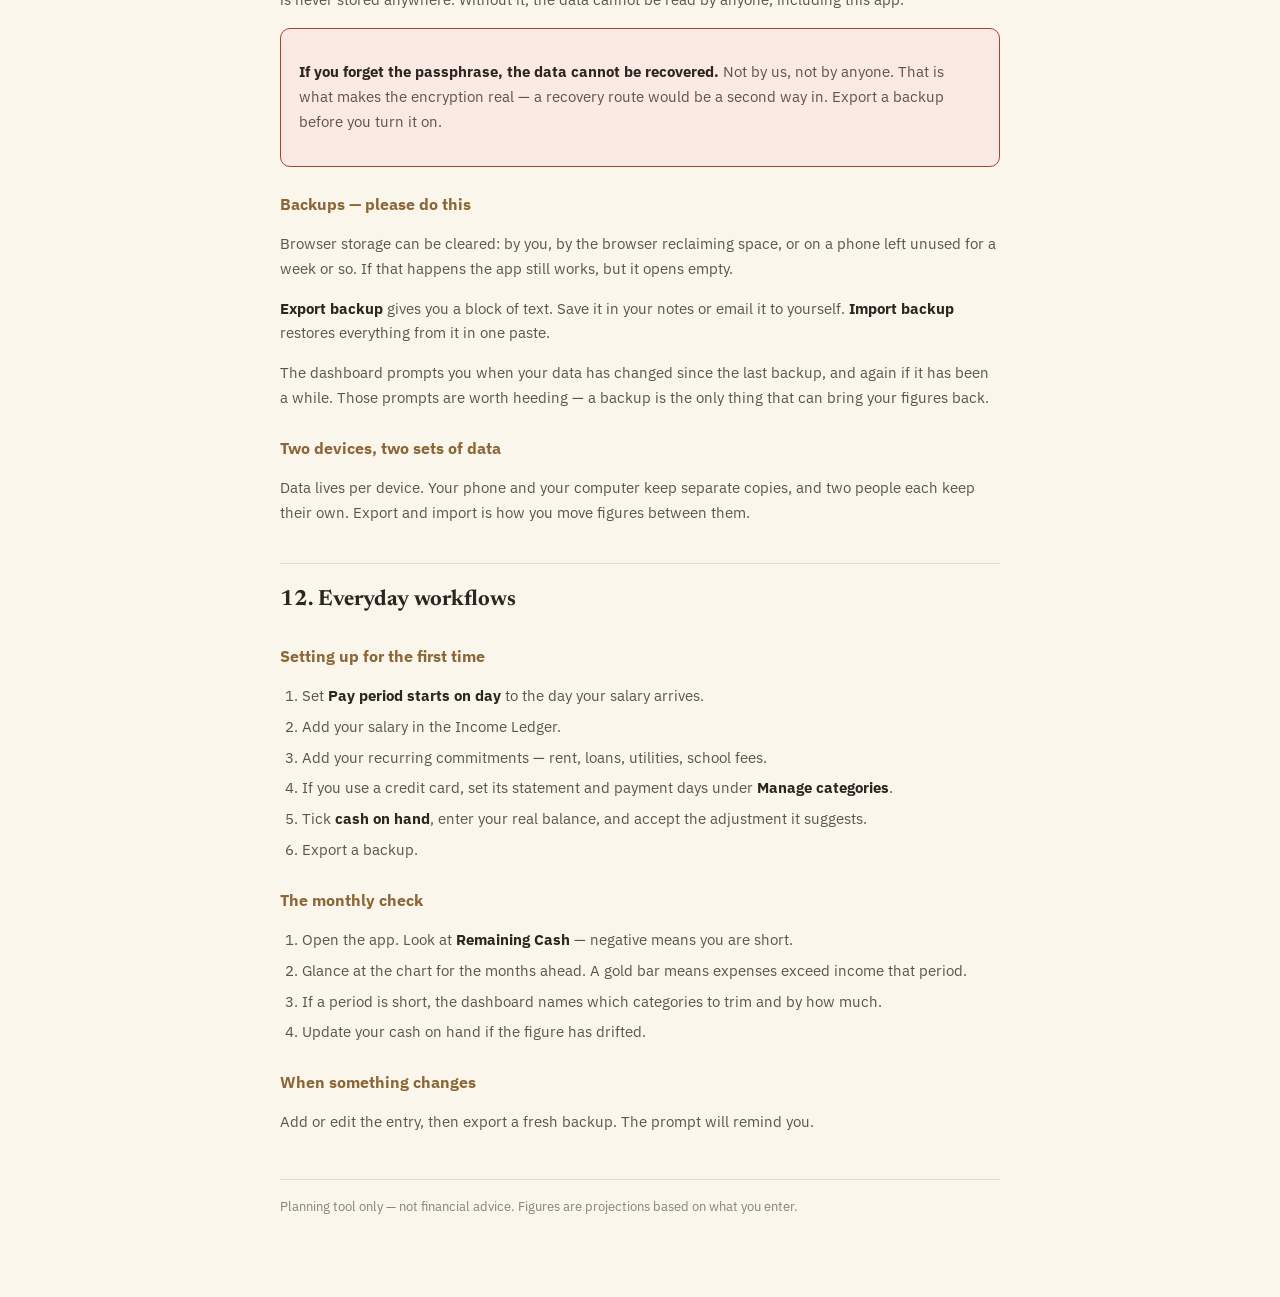
<file: guide-en.html>
<!DOCTYPE html>
<html lang="en" dir="ltr">
<head>
<meta charset="UTF-8">
<meta name="viewport" content="width=device-width, initial-scale=1.0">
<title>Household Budget Dashboard — User Guide</title>
<link rel="preconnect" href="https://fonts.googleapis.com">
<link rel="preconnect" href="https://fonts.gstatic.com" crossorigin>
<link href="https://fonts.googleapis.com/css2?family=Newsreader:opsz,wght@6..72,400;6..72,600&family=IBM+Plex+Sans:wght@400;500;600&family=IBM+Plex+Mono:wght@400;500&family=Cairo:wght@400;600;700&display=swap" rel="stylesheet">
<link rel="stylesheet" href="style.css">
</head>
<body>
<div class="wrap">

<div class="eyebrow">Household Ledger · User Guide</div>
<h1>Household Budget Dashboard</h1>
<p class="lede">A guide to what each part does, and — more importantly — how the parts fit together to answer one question: <strong>am I going to be short this month, and if so, when?</strong></p>

<div class="toc">
  <strong>Contents</strong>
  <ol>
    <li><a href="#big">The big picture</a></li>
    <li><a href="#period">The one idea that explains everything</a></li>
    <li><a href="#cashflow">Monthly Cash Flow</a></li>
    <li><a href="#chart">The Year at a Glance</a></li>
    <li><a href="#summary">Monthly Summary</a></li>
    <li><a href="#income">Income Ledger</a></li>
    <li><a href="#expense">Expense Ledger</a></li>
    <li><a href="#cards">Credit cards — how they really work here</a></li>
    <li><a href="#p2p">P2P Lending</a></li>
    <li><a href="#adhoc">Ad-hoc Savings Spending</a></li>
    <li><a href="#safety">Your data, backups and privacy</a></li>
    <li><a href="#workflows">Everyday workflows</a></li>
  </ol>
</div>

<h2 id="big">1. The big picture</h2>

<p>Most budgeting tools tell you what you <em>spent</em>. This one tells you what is <em>coming</em>.</p>

<p>You enter your income and your commitments once. From then on the dashboard projects twelve pay periods ahead and shows, for each one, whether the money coming in covers the money going out — and how much is genuinely safe to set aside.</p>

<div class="card key">
  <h3>How the pieces connect</h3>
  <p>Everything flows in one direction:</p>
  <p><strong>Income Ledger</strong> and <strong>Expense Ledger</strong> (plus <strong>P2P Lending</strong>) are what you <em>enter</em>. They are the only places anything is typed.</p>
  <p>Those entries feed the <strong>calculation engine</strong>, which works out each period's total cash, what is still due, what remains, and what can safely be saved.</p>
  <p>The results appear in three read-only views: <strong>Monthly Cash Flow</strong> (this period in detail), <strong>The Year at a Glance</strong> (the shape of the year), and <strong>Monthly Summary</strong> (period-by-period figures).</p>
  <p>That is why the dashboard is ordered the way it is: <em>Where you stand</em> first, <em>What's driving it</em> below. You check the top; you edit the bottom.</p>
</div>

<h2 id="period">2. The one idea that explains everything</h2>

<p>The dashboard does not think in calendar months. It thinks in <strong>pay periods</strong>.</p>

<p>If your salary arrives on the 24th, your period runs from the 24th of one month to the 23rd of the next. That is the money you actually have to work with, and the window in which your bills have to fit.</p>

<p>This is set once, at the top of Monthly Cash Flow: <strong>Pay period starts on day</strong>.</p>

<div class="card">
  <h3>Why this matters more than it sounds</h3>
  <p>A bill due on the 28th and a bill due on the 2nd feel like they are in different months. They are not — if you are paid on the 24th, both are paid out of the <em>same</em> salary. Calendar thinking hides that; pay-period thinking makes it obvious.</p>
</div>

<h2 id="cashflow">3. Monthly Cash Flow</h2>

<p>The top section. It shows one pay period in full detail.</p>

<table>
  <tr><th>Figure</th><th>What it means</th></tr>
  <tr><td><strong>Total Income</strong></td><td>Money that has arrived in this period, up to your viewing date.</td></tr>
  <tr><td><strong>Total Expense</strong></td><td>What is <em>still due</em> before the period ends. Already-paid items are excluded — they have left your account.</td></tr>
  <tr><td><strong>Total Cash</strong></td><td>What you have right now: money carried in, plus income received, minus what has already gone out.</td></tr>
  <tr><td><strong>Remaining Cash</strong></td><td>Total Cash minus what is still due. <strong>This is the number that matters.</strong> If it is negative, you are short.</td></tr>
  <tr><td><strong>Amount to Save</strong></td><td>What you can set aside <em>without</em> creating a shortfall in any later period. See below.</td></tr>
</table>

<h3>Amount to Save — the clever bit</h3>
<p>This is not simply "whatever is left over". Before suggesting a figure, the dashboard looks <em>ahead</em> at every remaining period. If November has a large school fee that would leave you short, it will not tell you to save that money in September.</p>
<p>In other words: it only calls money "safe to save" if saving it does not create a problem later.</p>

<h3>Viewing as of</h3>
<p>A date picker that lets you look at the dashboard <em>as if</em> it were a different day — travel forward to see how October looks, or back to check what happened. Everything updates: which period you are in, what has been paid, what is still ahead.</p>
<p>It resets to today whenever you reopen the app. That is deliberate — you should never open the dashboard weeks later and be silently reading a stale date.</p>

<h3>Cash on hand — a reconciliation check</h3>
<p>Optional. Tick it, enter your <em>actual</em> bank balance and the date you checked it. The dashboard compares that against what your entries predict.</p>
<p>If they differ, it offers to record the difference as a new ledger entry, so your projections start from a true figure rather than a theoretical one. It can keep this corrected automatically, and it logs every correction so nothing changes without a record.</p>

<h2 id="chart">4. The Year at a Glance</h2>

<p>A twelve-period chart. Bars are expenses, the line is your projected savings balance, and a dot marks any period that runs short.</p>

<p>Tap any bar for a full breakdown of that period: income received, income still expected, expenses already paid, and expenses still due — each itemised.</p>

<div class="card">
  <p><strong>Note on the bars:</strong> they always show each period's <em>full</em> commitment, not just what is still unpaid. A month whose bills have all been paid has not become a cheap month, and showing it as one would be misleading. The paid/unpaid split lives in the breakdown below the chart.</p>
</div>

<h2 id="summary">5. Monthly Summary</h2>

<p>The same twelve periods as a table. Useful when you want exact figures rather than shapes.</p>

<p>Two columns deserve explanation:</p>
<ul>
  <li><strong>Leftover</strong> — cash carried in from the previous period. If a period ends short, the shortfall carries forward rather than quietly disappearing.</li>
  <li><strong>Saving Account Balance</strong> — the running total of everything set aside, less any ad-hoc spending.</li>
</ul>

<h2 id="income">6. Income Ledger</h2>

<p>Every source of money coming in. Three types:</p>

<table>
  <tr><th>Type</th><th>Use it for</th></tr>
  <tr><td><strong>Salary</strong></td><td>Recurring pay. Set the day of the month. You can add future raises — the dashboard applies each from the month you specify, so a raise in March shows up in March and not before.</td></tr>
  <tr><td><strong>One-off</strong></td><td>A bonus, a transfer, a refund. A single amount on a single date.</td></tr>
  <tr><td><strong>Rental</strong></td><td>Tenant income paid by cheques. Enter the contract dates, the total, and how many cheques — the dashboard spreads them across the contract automatically.</td></tr>
</table>

<h2 id="expense">7. Expense Ledger</h2>

<p>Everything going out. Grouped by category so a long list stays navigable.</p>

<h3>Frequency</h3>
<ul>
  <li><strong>Monthly</strong> — same amount, same day, every month.</li>
  <li><strong>Yearly</strong> — once a year on a set date, like school fees or insurance.</li>
  <li><strong>One-off</strong> — a single dated expense that will not repeat.</li>
  <li><strong>Custom</strong> — you list the exact dates. Right for instalment plans that end after a set number of payments.</li>
</ul>

<h3>Overrides</h3>
<p>For a monthly expense that varies in one particular month. Your household spend might be 7,000 normally but 6,000 in August — an override changes that single month without disturbing the pattern.</p>

<h3>Categories and their behaviour</h3>
<p>Categories are not just labels. Under <strong>Manage categories</strong> you can give one a behaviour:</p>
<ul>
  <li><strong>Statement billing</strong> — for credit cards. See the next section; this one changes the maths.</li>
  <li><strong>Deficit-cut suggestion</strong> — when a period runs short, the dashboard suggests trimming these first. Use it for discretionary categories, not for a car loan you cannot skip.</li>
  <li><strong>Finite term</strong> — has an end date, then stops.</li>
</ul>

<h3>Duplicate</h3>
<p>Copies a row with everything intact — amount, dates, category, overrides. Faster than re-entering a near-identical expense.</p>

<h2 id="cards">8. Credit cards — how they really work here</h2>

<p>This is the part most budgeting tools get wrong, and it is worth understanding.</p>

<p>You do not pay a card transaction individually. It lands on a statement, and the whole statement is settled in one payment. So a card transaction has <em>two</em> relevant dates:</p>

<ul>
  <li><strong>Statement day</strong> — decides <em>which statement</em> a transaction appears on.</li>
  <li><strong>Payment day</strong> — when you actually settle that statement. <strong>This is when the money leaves you.</strong></li>
</ul>

<div class="card key">
  <h3>A worked example</h3>
  <p>Statement day 6, payment day 24, salary on the 24th.</p>
  <p>You buy something on <strong>20 August</strong>. That is after the 6 August statement, so it lands on the <strong>6 September</strong> statement. You settle that statement on <strong>24 September</strong>.</p>
  <p>So the dashboard charges it to the period beginning <strong>24 September</strong> — not to the one you were in when you bought it.</p>
  <p>This is the correct answer: that purchase does not touch your August salary at all.</p>
</div>

<p>The practical consequence: <strong>the payment day decides which period a card charge falls into.</strong> Set it to 24 and charges land in the next period; set it earlier than your pay day and they land in the current one.</p>

<p>The individual transaction dates only decide which statement each one belongs to. You never pay them separately, and the dashboard never pretends you do.</p>

<h2 id="p2p">9. P2P Lending</h2>

<p>Informal loans between you and another person — money you have lent out, or borrowed. Both directions flow into the forecast.</p>

<table>
  <tr><th>Direction</th><th>What happens in the forecast</th></tr>
  <tr><td><strong>Borrowed</strong></td><td>The money arrives as income on the loan date. Repayments become expenses.</td></tr>
  <tr><td><strong>Lent</strong></td><td>The money leaves as an expense on the loan date. Repayments come back as income.</td></tr>
</table>

<h3>Three principles worth knowing</h3>
<ul>
  <li><strong>Only payments you actually record reduce a balance.</strong> Nothing is assumed settled because a date passed. An overdue loan still shows its full balance — because it is still owed.</li>
  <li><strong>Partial payments</strong> reduce the balance without changing the agreed plan. The forecast then projects only what remains.</li>
  <li><strong>Open-ended loans</strong> ("pay me back when you can") are supported, but deliberately stay out of the forecast. With no agreed date there is nothing reliable to project, and inventing one would put money in your projections that may never arrive. The balance still counts in the totals.</li>
</ul>

<h3>Interest and currency</h3>
<p>Interest can be a flat agreed amount ("borrow 10,000, repay 11,000") or an annual rate that compounds. A loan in another currency is tracked but stays out of the forecast until you supply an exchange rate — converting at a guessed rate would put an unreliable figure into every total.</p>

<h2 id="adhoc">10. Ad-hoc Savings Spending</h2>

<p>One-off purchases paid from savings rather than regular income. Each entry reduces your Saving Account Balance from its date onward, and leaves your income, expenses and Amount to Save untouched.</p>

<p>Use it when you dip into what you have put aside — so the savings figure stays honest.</p>

<h2 id="safety">11. Your data, backups and privacy</h2>

<div class="card key">
  <p><strong>Your figures never leave your device.</strong> There is no account and no server. Everything lives in your browser's storage on your own phone, reachable only by this app.</p>
</div>

<h3>Passphrase protection</h3>
<p>Optional. Turn it on and your data is encrypted on the device — the key comes from your passphrase and is never stored anywhere. Without it, the data cannot be read by anyone, including this app.</p>

<div class="card warn">
  <p><strong>If you forget the passphrase, the data cannot be recovered.</strong> Not by us, not by anyone. That is what makes the encryption real — a recovery route would be a second way in. Export a backup before you turn it on.</p>
</div>

<h3>Backups — please do this</h3>
<p>Browser storage can be cleared: by you, by the browser reclaiming space, or on a phone left unused for a week or so. If that happens the app still works, but it opens empty.</p>
<p><strong>Export backup</strong> gives you a block of text. Save it in your notes or email it to yourself. <strong>Import backup</strong> restores everything from it in one paste.</p>
<p>The dashboard prompts you when your data has changed since the last backup, and again if it has been a while. Those prompts are worth heeding — a backup is the only thing that can bring your figures back.</p>

<h3>Two devices, two sets of data</h3>
<p>Data lives per device. Your phone and your computer keep separate copies, and two people each keep their own. Export and import is how you move figures between them.</p>

<h2 id="workflows">12. Everyday workflows</h2>

<h3>Setting up for the first time</h3>
<ol>
  <li>Set <strong>Pay period starts on day</strong> to the day your salary arrives.</li>
  <li>Add your salary in the Income Ledger.</li>
  <li>Add your recurring commitments — rent, loans, utilities, school fees.</li>
  <li>If you use a credit card, set its statement and payment days under <strong>Manage categories</strong>.</li>
  <li>Tick <strong>cash on hand</strong>, enter your real balance, and accept the adjustment it suggests.</li>
  <li>Export a backup.</li>
</ol>

<h3>The monthly check</h3>
<ol>
  <li>Open the app. Look at <strong>Remaining Cash</strong> — negative means you are short.</li>
  <li>Glance at the chart for the months ahead. A gold bar means expenses exceed income that period.</li>
  <li>If a period is short, the dashboard names which categories to trim and by how much.</li>
  <li>Update your cash on hand if the figure has drifted.</li>
</ol>

<h3>When something changes</h3>
<p>Add or edit the entry, then export a fresh backup. The prompt will remind you.</p>

<footer>
  Planning tool only — not financial advice. Figures are projections based on what you enter.
</footer>

</div>
</body>
</html>
</file>
<file: style.css>
:root{
  --bg:#FAF6EC; --card:#FFFDF8; --card-tint:#F7F2E6; --ink:#2B2620; --ink-soft:#5C544A;
  --ink-faint:#8A8175; --rule:#E4DCC9; --rule-strong:#CFC3A8; --gold:#B8894A;
  --gold-deep:#8C6636; --navy:#1F3A4D; --emerald:#1F6F54; --rust:#A6462E;
}
*{box-sizing:border-box}
body{margin:0;background:var(--bg);color:var(--ink);
  font-family:'IBM Plex Sans',-apple-system,BlinkMacSystemFont,'Segoe UI',sans-serif;
  font-size:15px;line-height:1.65;}
.wrap{max-width:760px;margin:0 auto;padding:28px 20px 80px;}
h1{font-family:'Newsreader',Georgia,serif;font-size:30px;line-height:1.2;margin:0 0 6px;}
h2{font-family:'Newsreader',Georgia,serif;font-size:22px;margin:38px 0 10px;
  padding-top:18px;border-top:1px solid var(--rule);}
h3{font-size:16px;margin:24px 0 6px;color:var(--gold-deep);}
p,li{color:var(--ink-soft);}
strong{color:var(--ink);}
.lede{font-size:16.5px;color:var(--ink-soft);margin:0 0 8px;}
.eyebrow{font-size:11px;letter-spacing:.14em;text-transform:uppercase;color:var(--gold);margin-bottom:10px;}
.card{background:var(--card);border:1px solid var(--rule);border-radius:10px;padding:16px 18px;margin:16px 0;}
.card.key{border-color:var(--gold);background:var(--card-tint);}
.card.warn{border-color:var(--rust);background:#FBEAE4;}
.card h3{margin-top:0;}
code{background:var(--card-tint);border:1px solid var(--rule);border-radius:4px;
  padding:1px 5px;font-family:'IBM Plex Mono',monospace;font-size:13px;color:var(--gold-deep);}
table{width:100%;border-collapse:collapse;margin:14px 0;font-size:14px;}
th,td{text-align:left;padding:8px 10px;border-bottom:1px solid var(--rule);vertical-align:top;}
th{font-size:11px;text-transform:uppercase;letter-spacing:.05em;color:var(--ink-faint);font-weight:500;}
ul,ol{padding-left:22px;}
li{margin-bottom:6px;}
.toc{background:var(--card-tint);border:1px solid var(--rule);border-radius:10px;padding:14px 18px;margin:22px 0;}
.toc ol{margin:6px 0 0;padding-left:20px;}
.toc a{color:var(--gold-deep);}
footer{margin-top:44px;padding-top:16px;border-top:1px solid var(--rule);
  font-size:12.5px;color:var(--ink-faint);}
html[dir=rtl] body{font-family:'Cairo','IBM Plex Sans',Tahoma,sans-serif;}
html[dir=rtl] h1,html[dir=rtl] h2{font-family:'Cairo',serif;}
html[dir=rtl] ul,html[dir=rtl] ol{padding-left:0;padding-right:22px;}
html[dir=rtl] th,html[dir=rtl] td{text-align:right;}
html[dir=rtl] .num,html[dir=rtl] code{direction:ltr;unicode-bidi:isolate;display:inline-block;}
</file>
